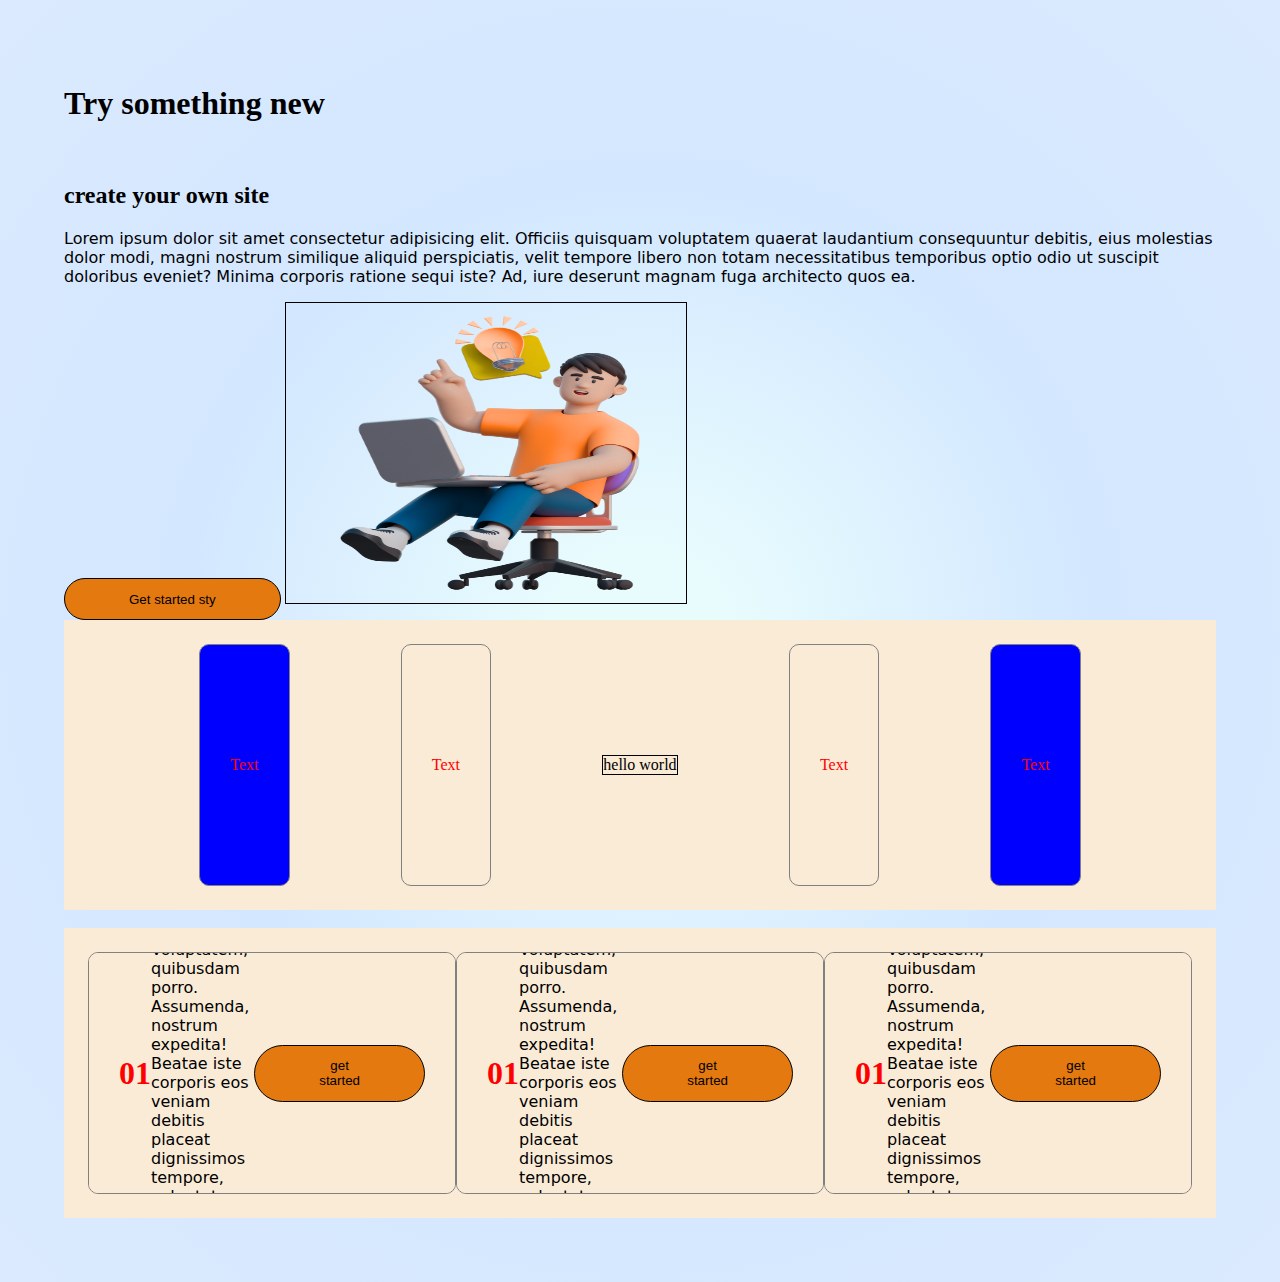
<file: index.html>
<!DOCTYPE html>

<html lang="en">
  <head>
    <title>Learning is the title</title>
    <link rel="stylesheet" href="Style.css" >
  </head>

  <style>
    :root {
      --border-radius: 10px;
      --bodyfont: arial;
      --small-heading: 12px;
    }

    .flex-cont {
      display: flex;
      justify-content: center;
      align-items: center;
      padding: 3rem;
      background-color: blue;
    }

    #box {
      display: flex;
      justify-content: space-evenly;
      align-items: center;
      background-color: antiquewhite;
      padding: 24px 24px;
    }

    .card {
      padding: 30px 30px;
      /* background-color: burlywood; */
      color: Red;
      border-radius: var(--border-radius);
      height: 20vh;
      border: 1px solid gray;
    }
  </style>
  <body>
    <h1>Try something new</h1>
    <br />

    <h2>create your own site</h2>
    <p>
      Lorem ipsum dolor sit amet consectetur adipisicing elit. Officiis quisquam
      voluptatem quaerat laudantium consequuntur debitis, eius molestias dolor
      modi, magni nostrum similique aliquid perspiciatis, velit tempore libero
      non totam necessitatibus temporibus optio odio ut suscipit doloribus
      eveniet? Minima corporis ratione sequi iste? Ad, iure deserunt magnam fuga
      architecto quos ea.
    </p>
    <button>Get started sty</button>
    <img src="Your paragraph text.png " width="400" height="400" alt="" />

    <div id="box">
      <div class="card flex-cont">Text</div>
      <div class="card">Text</div>
      <span style="border: 1px solid">hello world</span>
      <div class="card">Text</div>
      <div class="card flex-cont">Text</div>
    </div>
<br>
    <div>
      <div class="child">
        <h1>01</h1>
        <p>
          Lorem ipsum dolor sit amet consectetur, adipisicing elit. Voluptatem,
          quibusdam porro. Assumenda, nostrum expedita! Beatae iste corporis eos
          veniam debitis placeat dignissimos tempore, voluptatem obcaecati
          doloremque dolores deleniti, suscipit ipsa?
        </p>
        <button> get started</button>
      </div>

      <div class="child">
        <h1>01</h1>
        <p>
          Lorem ipsum dolor sit amet consectetur, adipisicing elit. Voluptatem,
          quibusdam porro. Assumenda, nostrum expedita! Beatae iste corporis eos
          veniam debitis placeat dignissimos tempore, voluptatem obcaecati
          doloremque dolores deleniti, suscipit ipsa?
        </p>
        <button> get started</button>
      </div>

      <div class="child">
        <h1>01</h1>
        <p>
          Lorem ipsum dolor sit amet consectetur, adipisicing elit. Voluptatem,
          quibusdam porro. Assumenda, nostrum expedita! Beatae iste corporis eos
          veniam debitis placeat dignissimos tempore, voluptatem obcaecati
          doloremque dolores deleniti, suscipit ipsa?
        </p>
        <button> get started</button>
      </div>
    </div>
  </body>
</html>
</file>
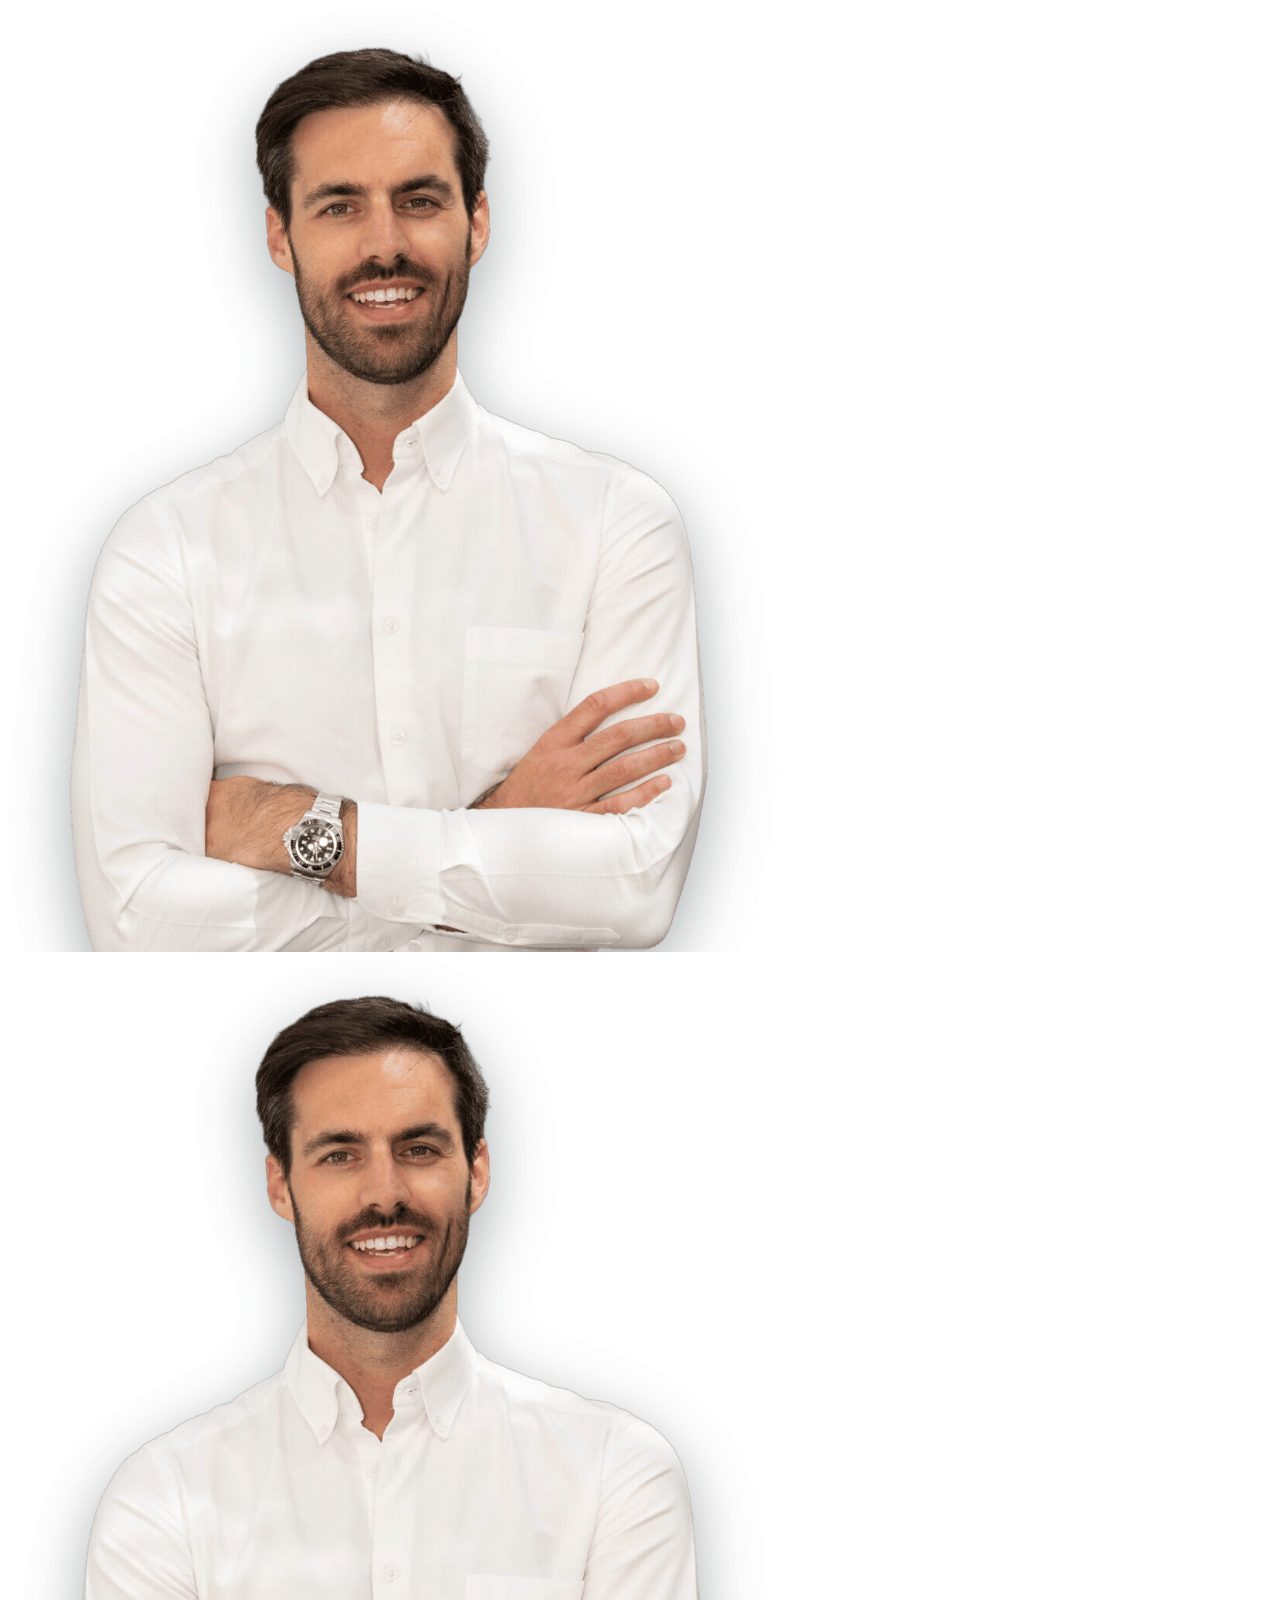
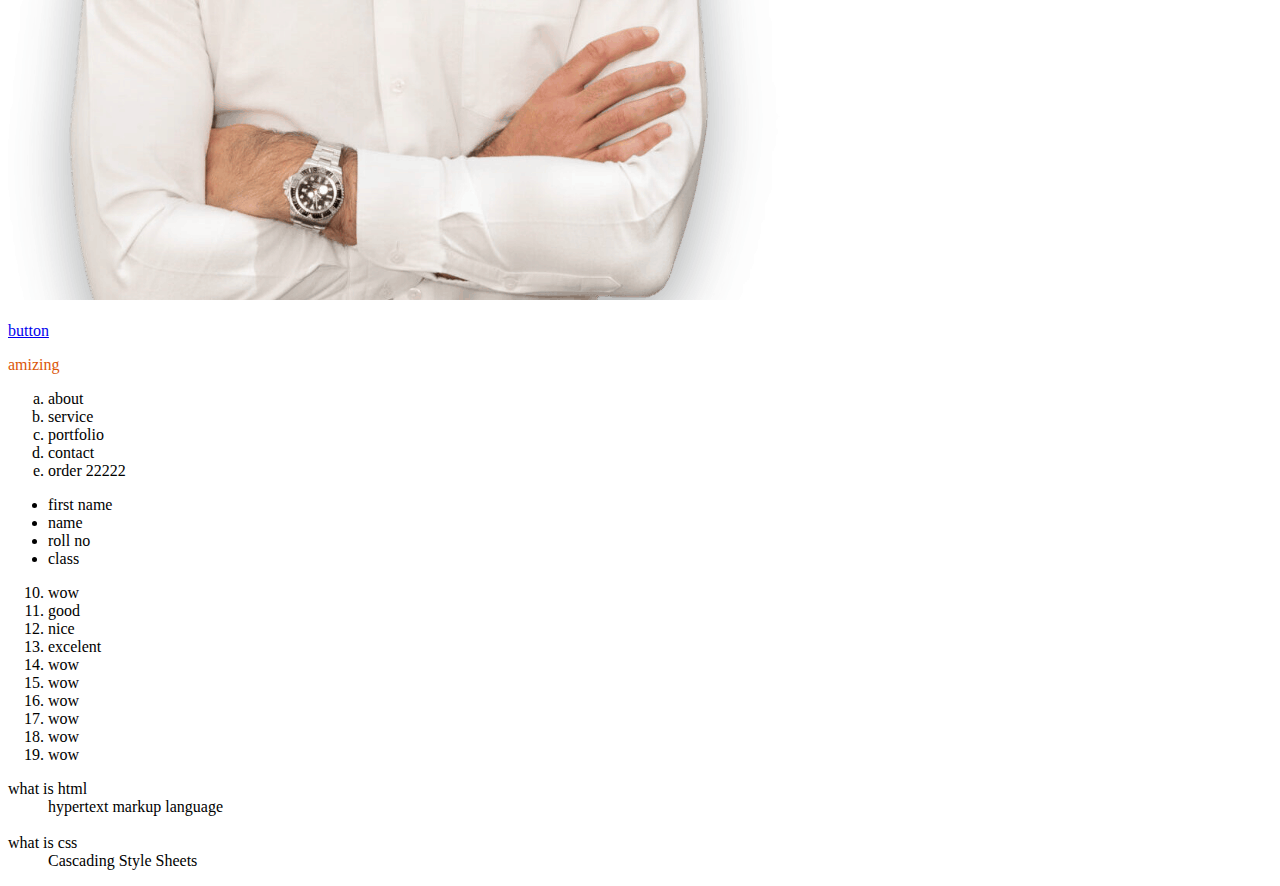
<file: day2.html>
<!DOCTYPE html>
<html lang="en">
  <head>
    <meta charset="UTF-8" />
    <meta name="viewport" content="width=device-width, initial-scale=1.0" />
    <title>Document</title>
  </head>
  <body>

    <!-- img attribute -->
    <img src="images/man_1.png" alt="site logo" />
    <a href="https://arshidiqbal.net" target="_blank"><img src="images/man_1.png" alt=""></a>
    <Br>
    </Br>
   <a href="https://arshidiqbal.net">button
   </a>

<p style="color: rgb(219, 86, 8)">amizing</p>

<ol  type="a" >
    <li>about</li>
    <li>service</li>
    <li>portfolio</li>
    <li>contact</li>
    <li>order 22222</li>
</ol>


<ul>
    <li>first name</li>
    <li>name</li>  
    <li>roll no</li>
    <li>class</li></ul>


<ol start="10">
    <li>wow</li>
    <li>good</li>
    <li>nice</li>
    <li>excelent</li>
    <li>wow</li>
    <li>wow</li>
    <li>wow</li>
    <li>wow</li>
    <li>wow</li>
    <li>wow</li>
</ol>
<dl>
    <dt>what is html</dt>
      <dd>hypertext markup language</dd>
      <br>
      <dt>what is css</dt>
      <dd>Cascading Style Sheets</dd>


</dl>




  


      </body>
</html>
</file>
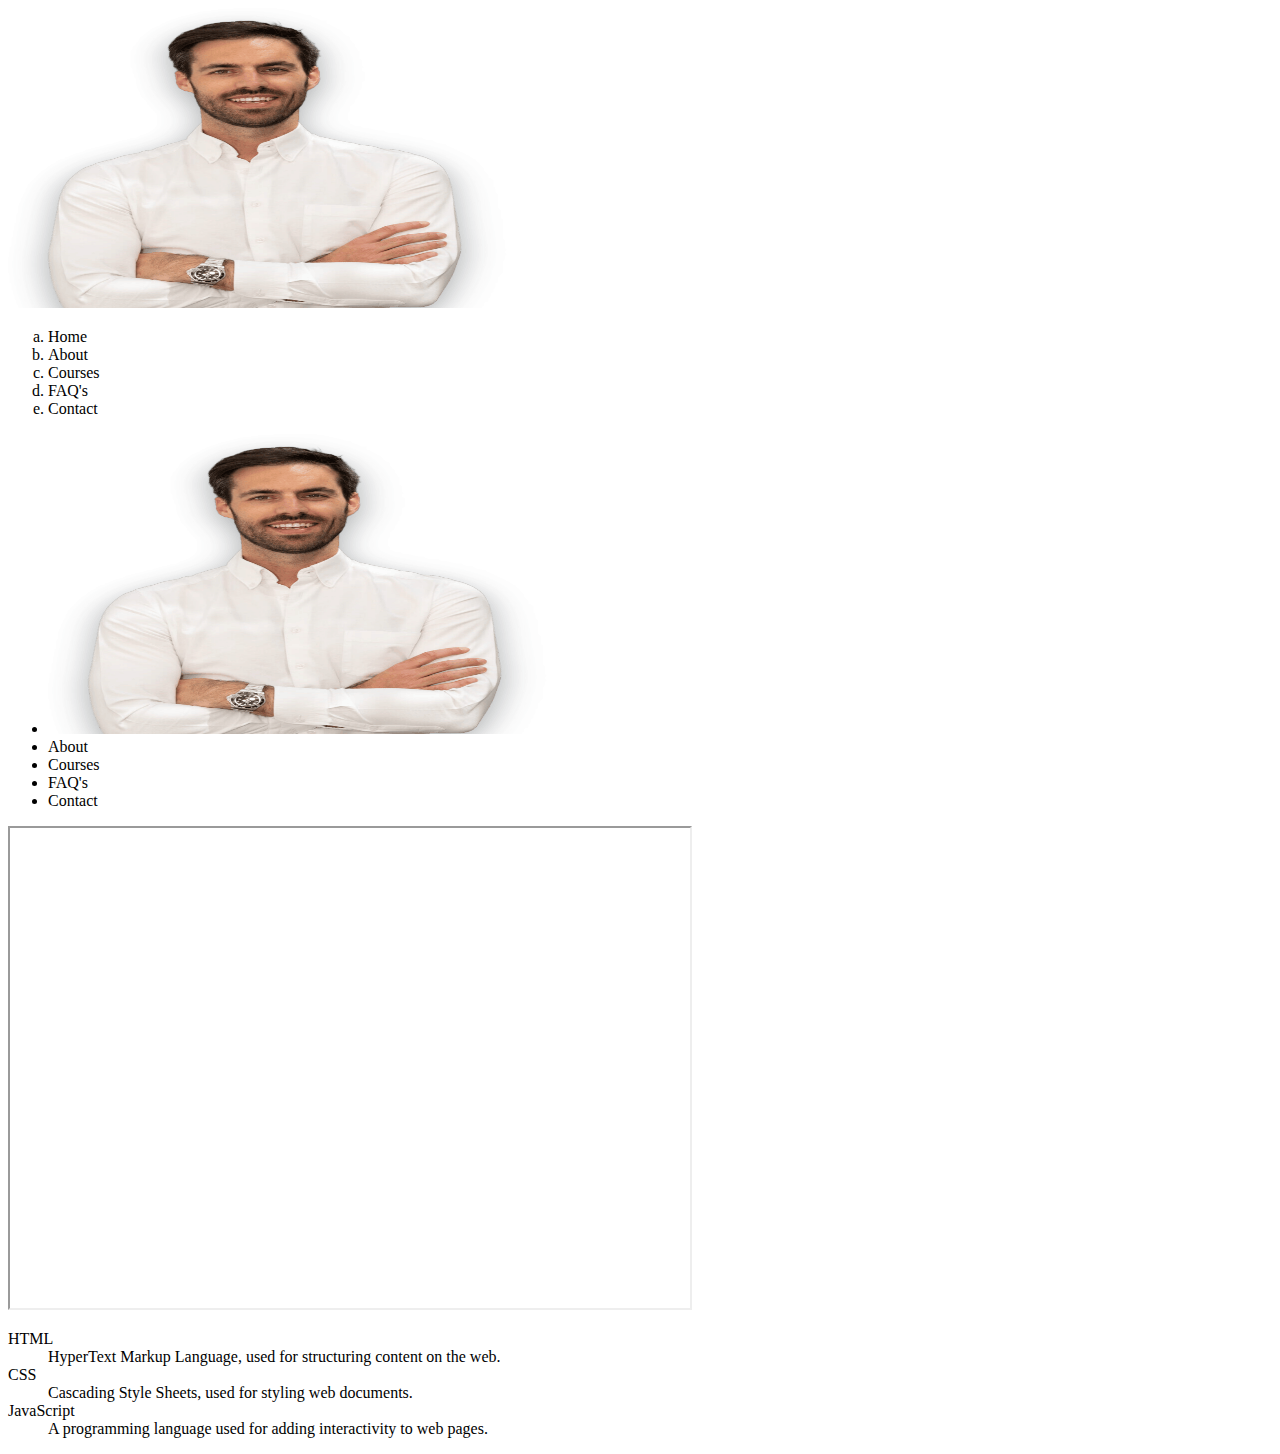
<file: demo.html>
<!DOCTYPE html>
<html lang="en">
  <head>
    <meta charset="UTF-8" />
    <meta name="viewport" content="width=device-width, initial-scale=1.0" />
    <title>Document</title>
  </head>
  <body>
    <img
      src="./images/man_1.png"
      alt="Site Logo"
      width="500px"
      height="300px"
    />
  </body>

  <!-- Order list -->

  <ol type="a">
    <li>Home</li>
    <li>About</li>
    <li>Courses</li>
    <li>FAQ's</li>
    <li>Contact</li>
  </ol>
<!-- Unorder -->
  <ul>
    <li><a href="https://www.freecodecamp.org/news/html-lists-with-examples/" target="_top">   

        <img
      src="./images/man_1.png"
      alt="Site Logo"
      width="500px"
      height="300px"
    />

    </a></li>
    <li>About</li>
    <li>Courses</li>
    <li>FAQ's</li>
    <li>Contact</li>
  </ul>

  <iframe src="https://www.youtube.com/embed/dXBohfjc4WA" width="680" height="480" allowfullscreen></iframe>


  <!-- definition -->

  <dl>
  <dt>HTML</dt>
  <dd>HyperText Markup Language, used for structuring content on the web.</dd>

  <dt>CSS</dt>
  <dd>Cascading Style Sheets, used for styling web documents.</dd>

  <dt>JavaScript</dt>
  <dd>A programming language used for adding interactivity to web pages.</dd>
</dl>
</html>
</file>
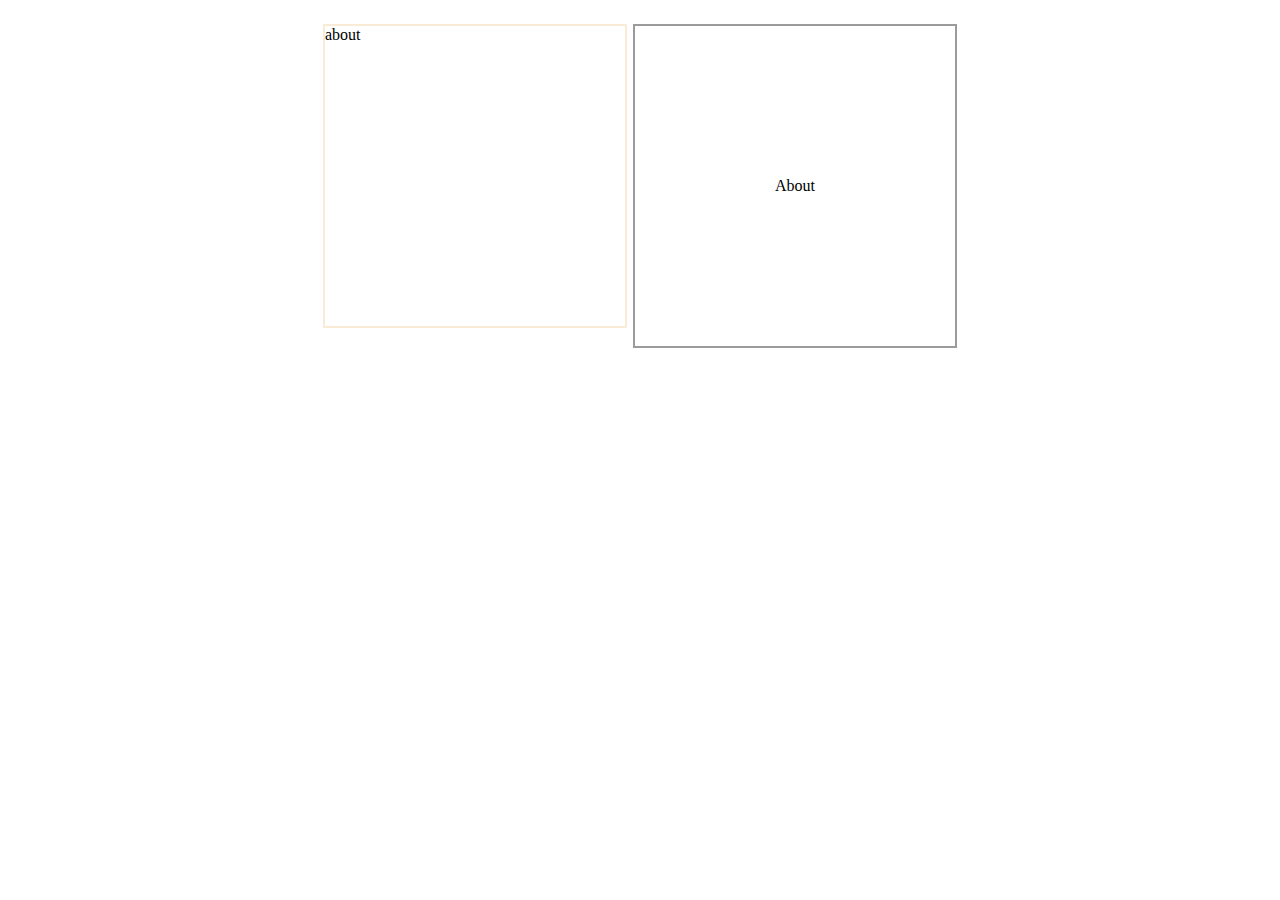
<file: grid.html>
<!DOCTYPE html>
<html lang="en">
  <head>
    <meta charset="UTF-8" />
    <meta name="viewport" content="width=device-width, initial-scale=1.0" />
    <title>Document</title>
  </head>
  <body>
    <div
      style="
        display: flex;
        flex-wrap: wrap;
        gap: 6px;
        justify-content: center;
        padding: 16px;
      "
    >
      <div
        style="
          border: 2px solid;
          border-color: antiquewhite;
          width: 300px;
          height: 300px;
          justify-content: center;
          align-items: center;
        "
      >
        about
      </div>
      <div class="child"
        style="
        padding: 10px;
          border: 2px solid;
          border-color: rgb(155, 155, 155);
          width: 300px;
          height: 300px;align-items: center;
        justify-content: center; display: flex;
        flex-wrap: wrap;"
      >
       <p>About</p>
      </div>
      
    </div>
  </body>
</html>
</file>
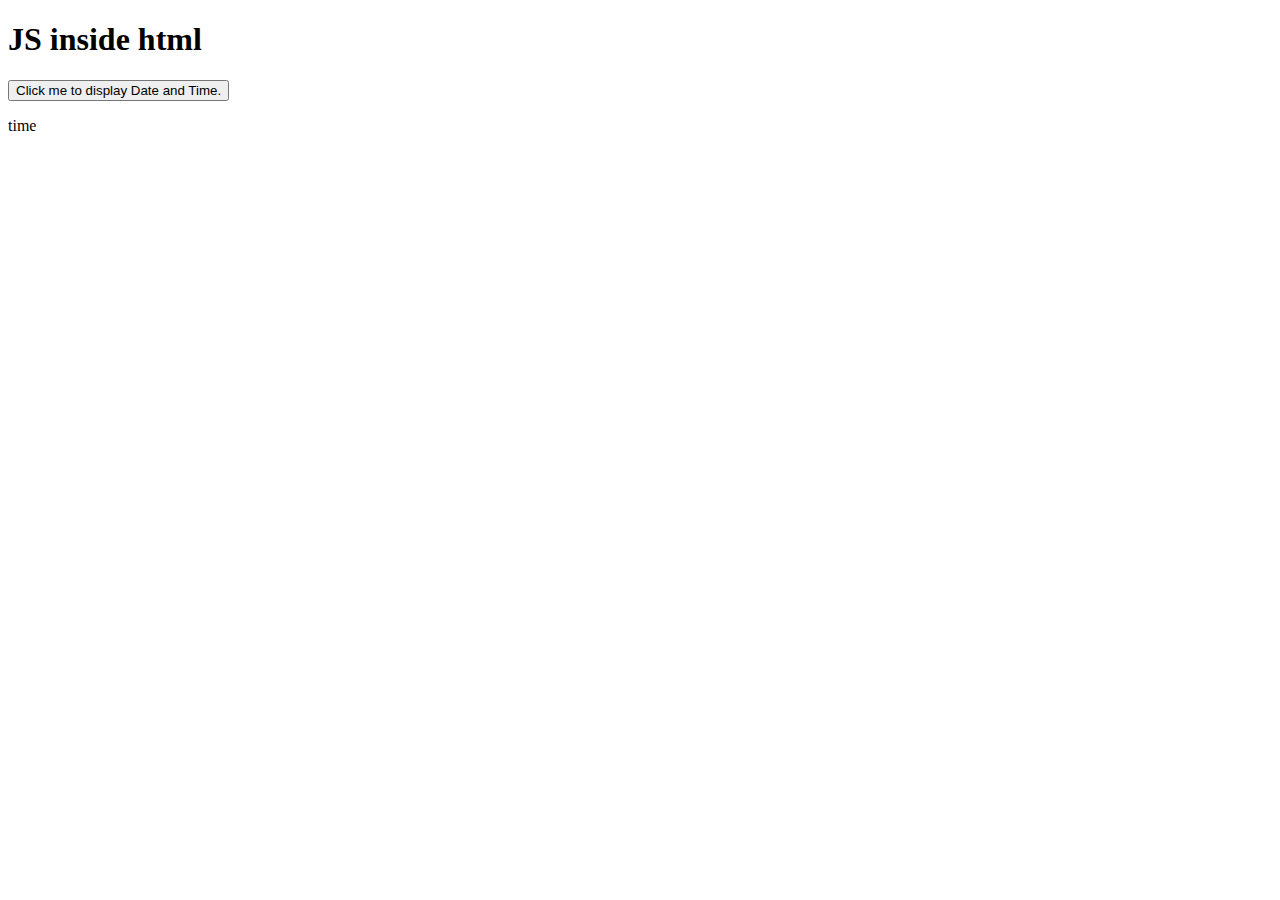
<file: js.html>
<!DOCTYPE html>
<html lang="en">
<head>
    <meta charset="UTF-8">
    <meta name="viewport" content="width=device-width, initial-scale=1.0">
    <title>js IN Html</title>

    
<script src="./script.js"></script>
</head>
<body>




<h1> JS inside html</h1>





<button type="button"
onclick="document.getElementById('demo').innerHTML = Date()">



Click me to display Date and Time.</button>

<p id="demo">time</p>







    
</body>
</html>
</file>
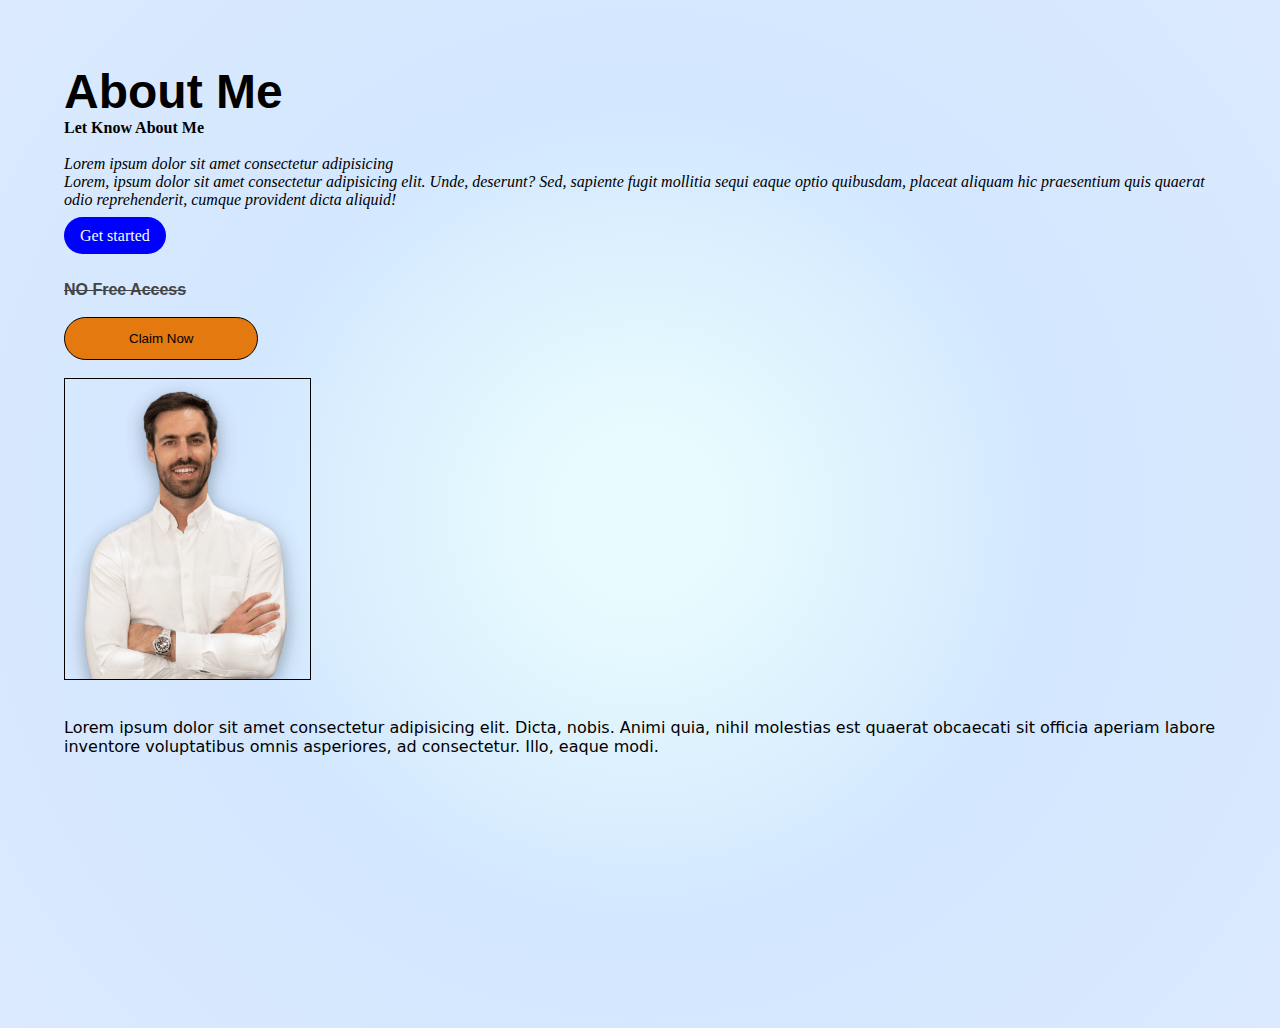
<file: new.html>
<!DOCTYPE html>
<html lang="en">
  <head>
    <meta charset="UTF-8" />
    <meta name="viewport" content="width=device-width, initial-scale=1.0" />
    <title>Document</title>
    <style>
      /* Base - Mobile */
      body {
        background-color: #f0f0f0;
        padding: 16px;
      }

      /* Tablet (768px and up) */
      @media (min-width: 768px) {
        body {
          padding: 20px;
          background-color: #d0f0d0;
        }
      }

      /* Desktop (1024px and up) */
      @media (min-width: 1024px) {
        body {
          padding: 64px;
          background-color: #d0d0f0;
        }
      }
    </style>

    <link rel="stylesheet" href="Style.css" />
  </head>
  <body>
    <b> About Me </b>
    <br />
    <strong>Let Know About Me</strong>
    <br />
    <br />
    <i>Lorem ipsum dolor sit amet consectetur adipisicing</i>

    <br />
    <em
      >Lorem, ipsum dolor sit amet consectetur adipisicing elit. Unde, deserunt?
      Sed, sapiente fugit mollitia sequi eaque optio quibusdam, placeat aliquam
      hic praesentium quis quaerat odio reprehenderit, cumque provident dicta
      aliquid!</em
    >
    <br />
    <br />

    <mark> Get started </mark>
    <br />
    <br />
    <br />

    <del>NO Free Access</del>

    <br />
    <br />

    <button>Claim Now</button>

    <br />
    <br />

    <img src="images/man_1.png" alt="" />

    <br />
    <br />

    <p>Lorem ipsum dolor sit amet consectetur adipisicing elit. Dicta, nobis. Animi quia, nihil molestias est quaerat obcaecati sit officia aperiam labore inventore voluptatibus omnis asperiores, ad consectetur. Illo, eaque modi.</p>
  
  
  </body>
</html>
</file>
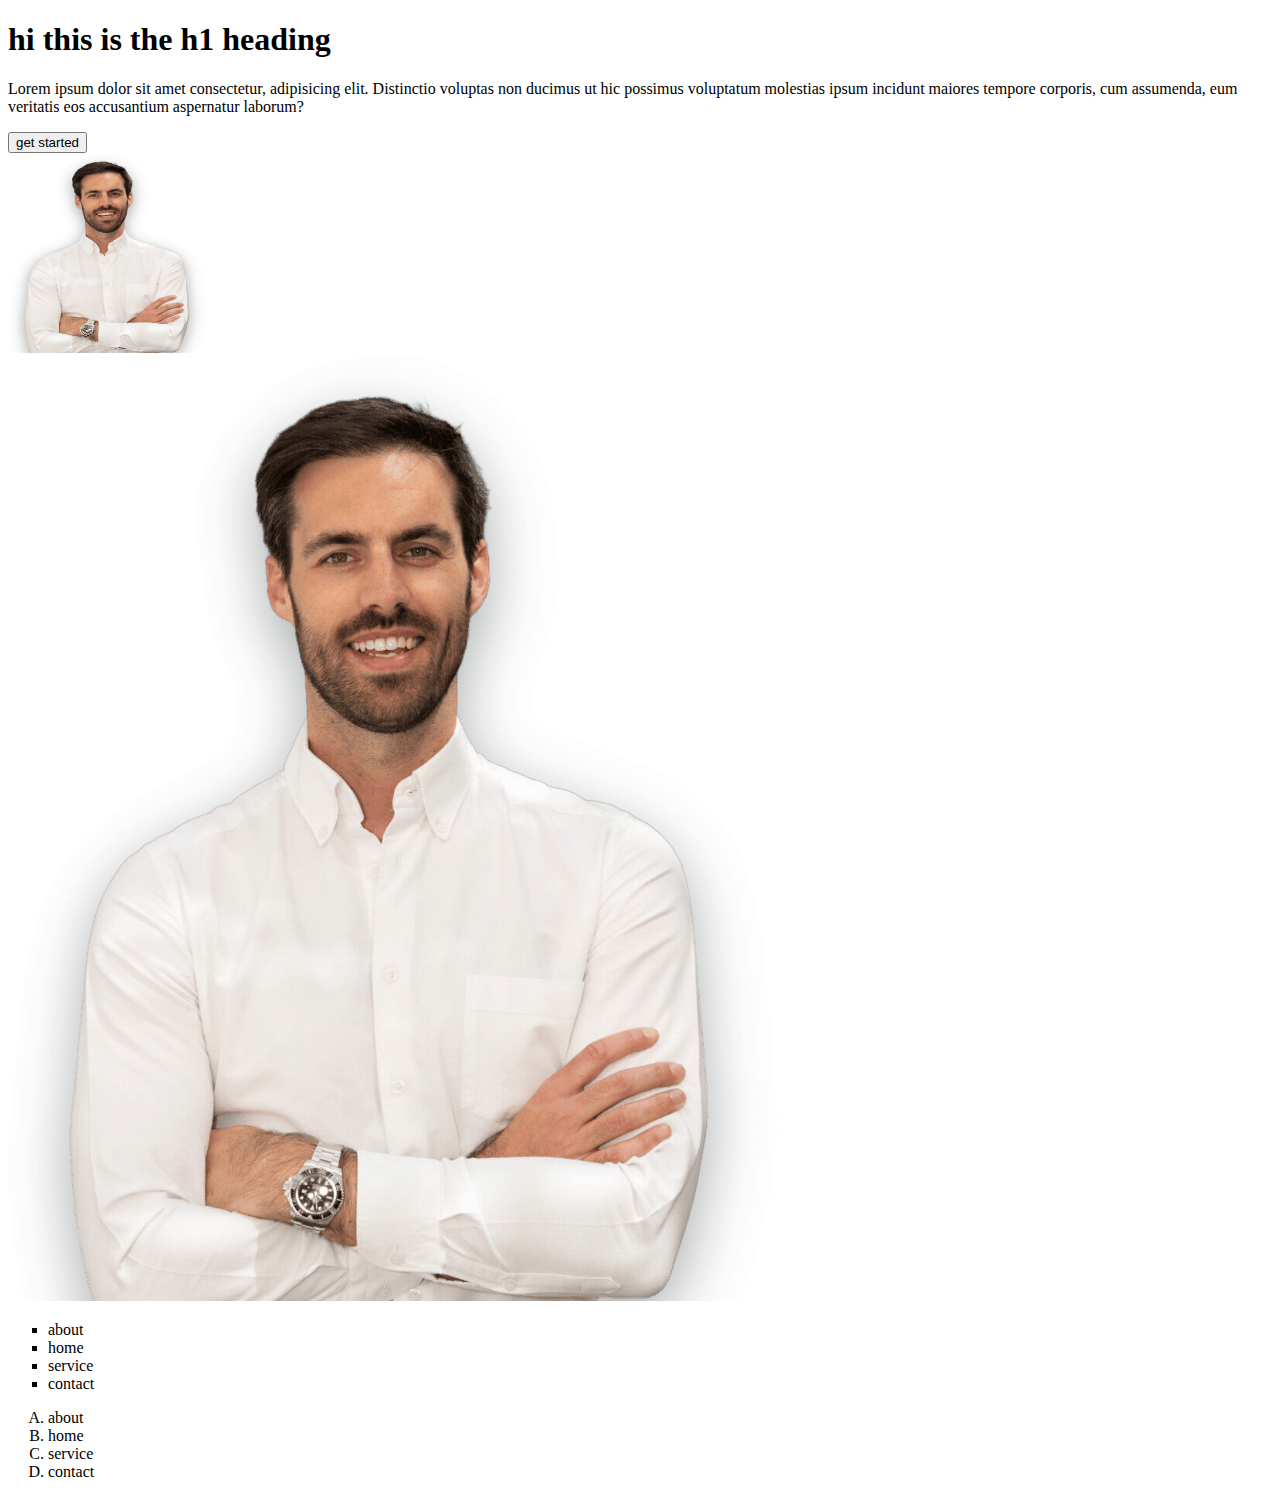
<file: repeat.html>
<!DOCTYPE html>
<html lang="en">
  <head>
    <meta charset="UTF-8" />
    <meta name="viewport" content="width=device-width, initial-scale=1.0" />
    <title>Document</title>
  </head>
  <body>
    <h1>hi this is the h1 heading</h1>
    <p>
      Lorem ipsum dolor sit amet consectetur, adipisicing elit. Distinctio
      voluptas non ducimus ut hic possimus voluptatum molestias ipsum incidunt
      maiores tempore corporis, cum assumenda, eum veritatis eos accusantium
      aspernatur laborum?
    </p>

    <button>get started</button>
    <br>

    <img src="images/man_1.png" alt="this is img" width="200px"; height="200px">
    <br>


<a href="https://arshidiqbal.net"><img src="images/man_1.png" alt="portfolio"></a>


<ul style="list-style-type: square;">
   <li>about</li>
   <li>home</li>
   <li>service</li>
   <li>contact</li>

</ul>
<ol type="A">
   <li>about</li>
   <li>home</li>
   <li>service</li>
   <li>contact</li>

</ol>
  </body>
</html>
</file>
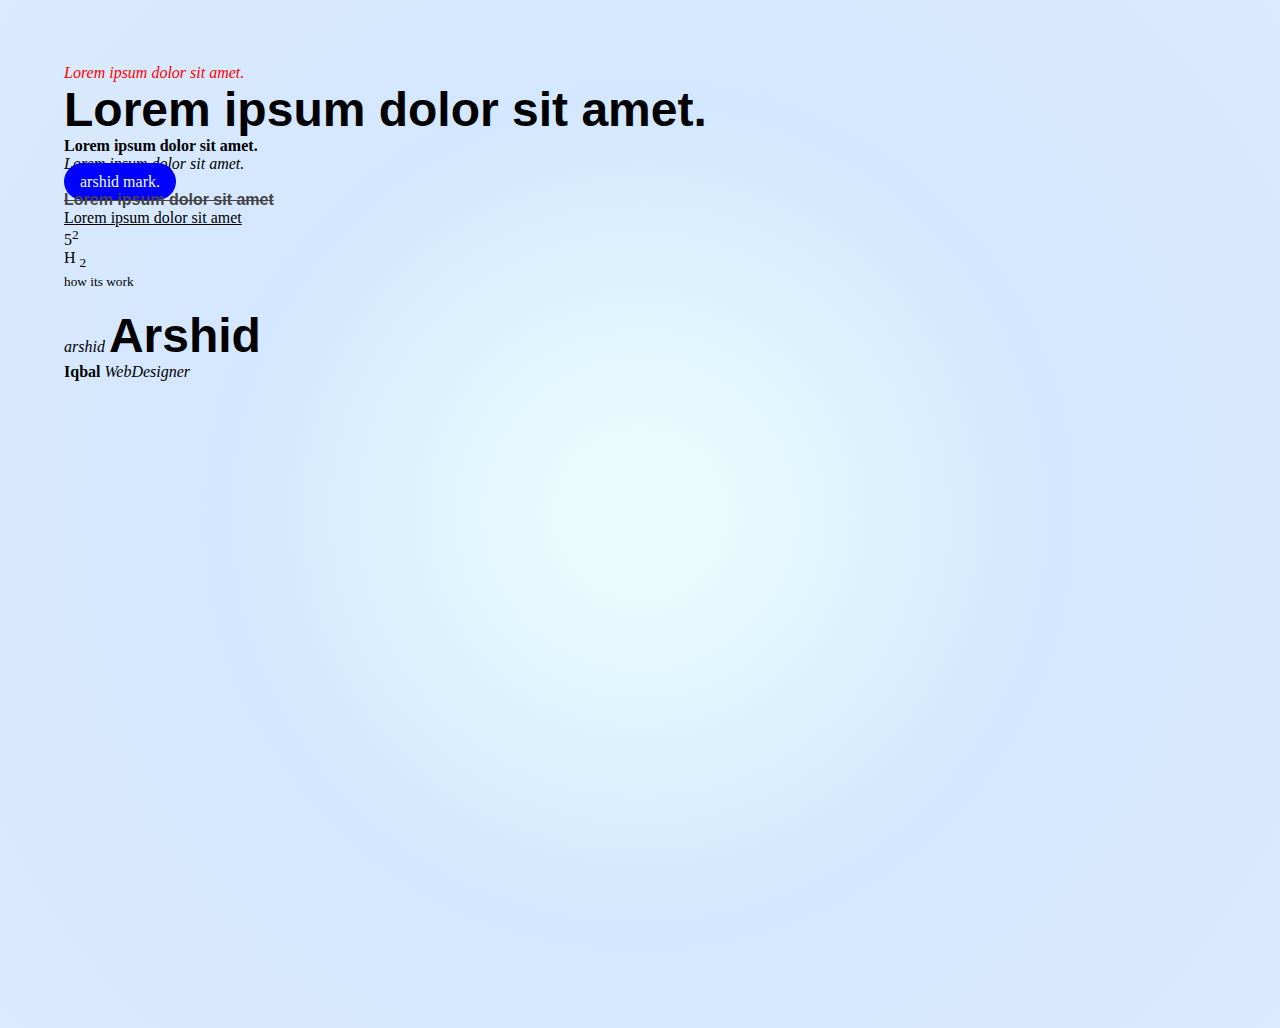
<file: Text format.html>
<!DOCTYPE html>
<html lang="en">
<head>
    <meta charset="UTF-8">
    <meta name="viewport" content="width=device-width, initial-scale=1.0">
    <title>Document</title>

    <link rel="stylesheet" href="Style.css" >

    <style>
/* #italic-text{

    background-color: red;
    padding: 10px 20px;
    border: 5px;
} */

    </style>
</head>
<body>
    


    <!-- Text format -->

<!-- <b> - Bold text
<strong> - Important text
<i> - Italic text
<em> - Emphasized text
<mark> - Marked text
<small> - Smaller text
<del> - Deleted text
<ins> - Inserted text
<sub> - Subscript text
<sup>  -->




  <i style="color: red;" id="italic-text" class="italic-cl">Lorem ipsum dolor sit amet.</i>
  <br>
  
  <b>Lorem ipsum dolor sit amet.</b>
    <br>
  <strong>Lorem ipsum dolor sit amet.</strong>
    <br>
  <em>Lorem ipsum dolor sit amet.</em>
    <br>
  <mark>arshid mark.</mark>
    <br>
  <del>Lorem ipsum dolor sit amet</del>
       <br>
  <ins>Lorem ipsum dolor sit amet</ins>
      <br>
  5<sup>2</sup>
      <br>
    H <sub>2</sub>
    <br>
<small> how its work</small>
<br>
<br>
<i>
    arshid
</i>




<b>
    Arshid
</b>
<br>

<strong>
    Iqbal
</strong>

<i>WebDesigner</i>
















    <!-- Inlince Css
            Internal Css
                External CSS -->
</body>
</html>
</file>
<file: Style.css>
body {
 
  background:radial-gradient(circle at center ,rgb(232, 252, 254) 10%, #d3e7ff 50%, #dbeafe 100%);
  min-height: 100vh;
  margin: 0;
  padding: 4rem;
  align-items: flex-start;
}


mark {
  background-color: blue !important;
  color: azure;
  padding: 10px 16px;
  border-radius: 50px;
  align-self: center;
}

b {
  font-size: 3rem;
  font-family: Arial, Helvetica, sans-serif;
  font-weight: 700;
}

p {
  font-size: 16px !important;
  color: rgb(0, 0, 0);
  font-family: system-ui, -apple-system, BlinkMacSystemFont, "Segoe UI", Roboto,
    Oxygen, Ubuntu, Cantarell, "Open Sans", "Helvetica Neue", sans-serif,
    "Helvetica Neue", Helvetica, sans-serif;
}

del {
  font-family: sans-serif;
  font-weight: 600;
  color: rgb(68, 68, 68);
}

button {
  border-radius: 50px;
  border-width: 1px;
  color: black;
  background-color: rgb(227, 121, 15);
  padding: 0.8rem 4rem;
  border-color: rgb(0, 0, 0);
  border-style: solid;
}

img {
  width: 300;
  height: 300px;
box-shadow: black;
border-style: solid;border-width: 1px;
}

div{  display: flex;
      justify-content: space-evenly;
      align-items: center;
      background-color: antiquewhite;
      padding: 24px 24px;}

      .child{  padding: 30px 30px;
      /* background-color: burlywood; */
      color: Red;
      justify-content: space-evenly;
        width:100%;
  overflow:auto;
      border-radius: var(--border-radius);
      height: 20vh;
      border: 1px solid gray;}



/* 
.italic-cl{{


background-color: yellow;

}

#italic-text{


   
       background-color: black;
    padding: 10px 20px;
    border: 5px;
} */
</file>
